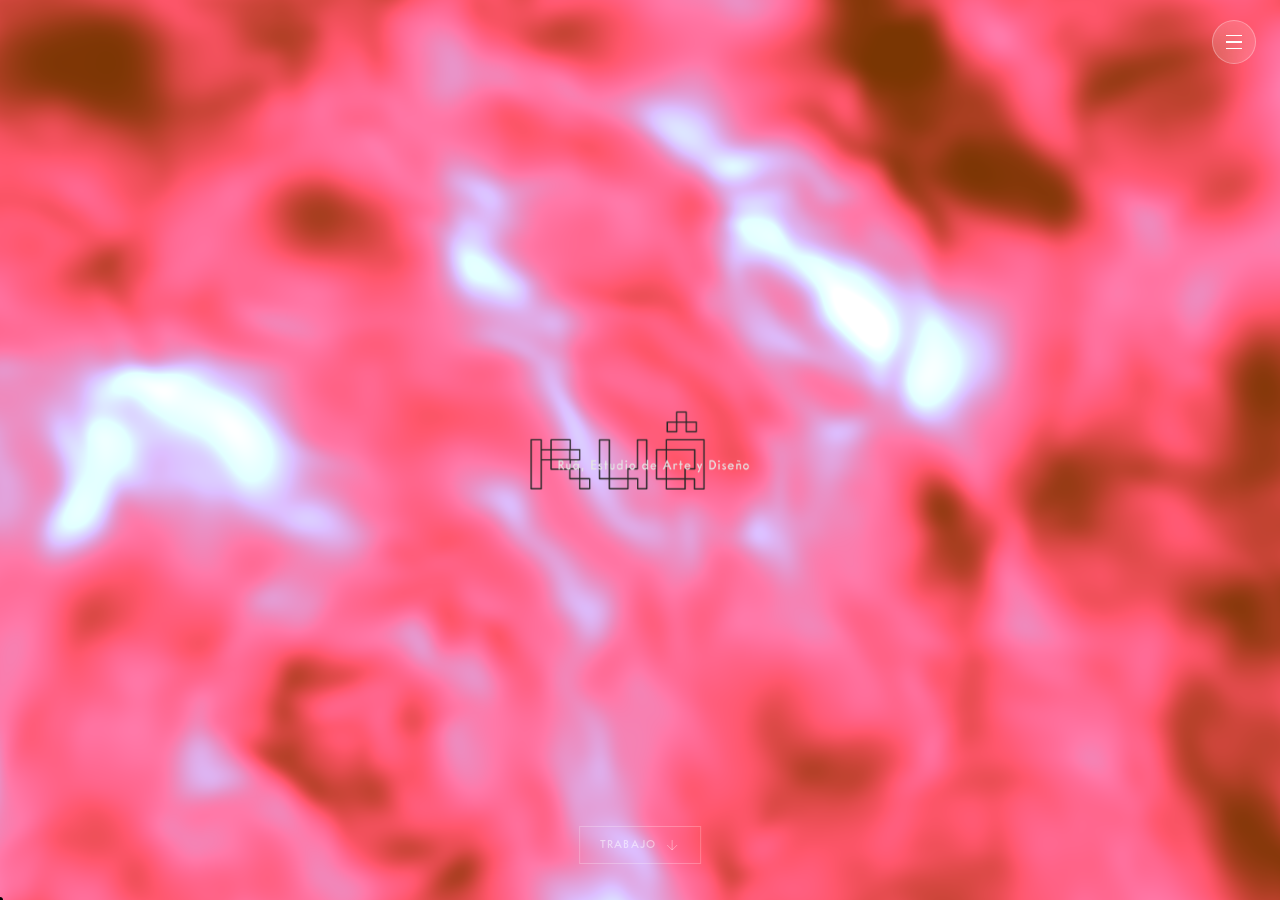
<file: index.html>
<!DOCTYPE html>
<html lang="es">
<head>
  <meta charset="UTF-8">
  <meta name="viewport" content="width=device-width, initial-scale=1.0">
  <meta name="description" content="Ruâ — Estudio independiente de arte y diseño. Ciudad de México.">
  <meta property="og:title" content="Ruâ — Estudio de Arte y Diseño">
  <meta property="og:description" content="Sistemas visuales coherentes, adaptables y conceptualmente sólidos.">
  <meta property="og:url" content="https://rua.studio">
  <meta property="og:image" content="https://rua.studio/img/a_sight-plus-sound.png">
  <title>Ruâ — Estudio de Arte y Diseño</title>
  <link rel="stylesheet" href="style.css">
  <link rel="icon" type="image/png" sizes="32x32" href="img/favicon-32x32.png">
</head>

<body>

  <div class="landing site-blur" id="landing">
    <canvas id="shader-canvas"></canvas>
    <div class="landing-content">
      <img src="img/rua_logo.png" alt="Ruâ" class="landing-logo">
      <!--<p class="landing-sub">Estudio de Arte y Diseño</p>-->
    </div>
    <button class="landing-scroll" id="landing-scroll">
      <span>trabajo</span>
      <svg width="16" height="16" viewBox="0 0 16 16" fill="none">
        <path d="M8 3v10M3 8l5 5 5-5" stroke="currentColor" stroke-width="0.75"/>
      </svg>
    </button>
  </div>

  <div class="menu-overlay" id="menu-overlay">
<button class="menu-close" id="menu-close" aria-label="Cerrar menú">✕</button>
    <nav class="menu-nav">
      <a href="#projects">Trabajo</a>
      <a href="#about">Estudio</a>
    </nav>
    <div class="menu-meta">
      <p>Rodrigo Ramírez Velasco</p>
      <p>rua.lab.mx@gmail.com</p>
      <p>Ciudad de México</p>
    </div>
  </div>

  <div class="layout site-blur" id="layout">
    <div class="col-left" id="col-left">

      <div class="col-header"> 

        <a href="#" id="logo-home">
          <img src="img/rua_logo2.png" alt="Ruâ" class="header-logo-img">
        </a>
      </div>

      <div id="projects">

        <div class="project-entry" data-project="sight-sound">
          <div class="entry-content">
            <span class="entry-index">01</span>
            <h2 class="entry-title">SIGHT + SOUND</h2>
            <p class="entry-client">Festival International d'art Numérique<br>Eastern Bloc — Montréal, 2024</p>
            <p class="entry-desc">Identidad visual y sistema gráfico para la 12ª edición. Diseño generativo que se adapta a todos los formatos: campaña, web, motion, merch, señalética.</p>
            <ul class="entry-tags">
              <li>Identidad Visual</li><li>Diseño Generativo</li>
              <li>Dirección de Arte</li><li>Front-end</li>
            </ul>
          </div>
        </div>

        <div class="project-entry" data-project="jazzuv-festival">
          <div class="entry-content">
            <span class="entry-index">02</span>
            <h2 class="entry-title">10° Festival Internacional JazzUV</h2>
            <p class="entry-client">Universidad Veracruzana — Xalapa, 2024</p>
            <p class="entry-desc">Sistema de identidad para el festival de jazz de la UV. Ilustración digital y diseño generativo para carteles, boletos, motion graphics y señalética.</p>
            <ul class="entry-tags">
              <li>Identidad Visual</li><li>Ilustración</li><li>Motion Graphics</li>
            </ul>
          </div>
        </div>

        <div class="project-entry" data-project="milieux">
          <div class="entry-content">
            <span class="entry-index">03</span>
            <h2 class="entry-title">Milieux Institute</h2>
            <p class="entry-client">Concordia University — Montréal, 2020</p>
            <p class="entry-desc">Reporte anual 2019–2020, impreso y web. Concepto gráfico inspirado en la Bauhaus con visualizaciones de datos generativas. Dirección editorial y desarrollo front-end.</p>
            <ul class="entry-tags">
              <li>Diseño Editorial</li><li>Front-end</li><li>Visualización de Datos</li>
            </ul>
          </div>
        </div>

        <div class="project-entry" data-project="jazzuv-centro">
          <div class="entry-content">
            <span class="entry-index">04</span>
            <h2 class="entry-title">Centro de Estudios <br> de Jazz</h2>
            <p class="entry-client">JazzUV, Universidad Veracruzana — Xalapa, 2024</p>
            <p class="entry-desc">Sistema de identidad institucional. Sistema visual flexible para comunicación digital y física.</p>
            <ul class="entry-tags">
              <li>Identidad Visual</li><li>Diseño Generativo</li><li>Dirección de Arte</li>
            </ul>
          </div>
        </div>

        <div class="project-entry" data-project="moodlemoot">
  <div class="entry-content">
    <span class="entry-index">05</span>
    <h2 class="entry-title">MoodleMoot <br> Costa Rica 2026</h2>
    <p class="entry-client">Emprove — Universidad Nacional, Costa Rica, 2026</p>
    <p class="entry-desc">Identidad visual para el encuentro de la comunidad Moodle. El sistema gráfico reinterpreta los patrones de la carreta costarricense como analogía del aprendizaje en red: simétrico, vibrante y en expansión.</p>
    <ul class="entry-tags">
      <li>Identidad Visual</li><li>Desarrollo Web</li><li>Dirección de Arte</li>
    </ul>
  </div>
</div>


        <div class="project-entry" data-project="metaritmos">
  <div class="entry-content">
    <span class="entry-index">06</span>
    <h2 class="entry-title">Metaritmos 2026</h2>
    <p class="entry-client">Metaritmos</p>
    <p class="entry-desc">Identidad visual para el ciclo de música visual Metaritmos. El sistema gráfico nace de un shader GLSL propio, capturado y llevado a cartel: la misma lógica generativa que define la música y las visuales en vivo del ciclo, iterada en tres sedes.</p>
    <ul class="entry-tags">
      <li>Identidad Visual</li><li>Arte Generativo</li><li>Poster Design</li>
    </ul>
  </div>
</div>


        <div class="project-entry" data-project="jid_25">
  <div class="entry-content">
    <span class="entry-index">07</span>
    <h2 class="entry-title">Jazz Is Dead x Marcos Valle ~ CDMX</h2>
    <p class="entry-client">Jazz Is Dead</p>
    <p class="entry-desc">Cartel – Jazz Is Dead x Marcos Valle. Ilustración análoga/digital llevada a animación: trama de rayos y medios tonos que condensa, en una sola imagen, la estética psicodélica y la esencia del ciclo.</p>
    <ul class="entry-tags">
      <li>Ilustración</li><li>Poster Design</li><li>Identidad Visual</li>
    </ul>
  </div>
</div>


        <div class="project-entry about-entry" data-project="about" id="about">
          <div class="entry-content">
            <span class="entry-index">—</span>
            <h2 class="entry-title">Estudio</h2>

            <p class="entry-desc">Ruâ es el estudio de Rodrigo Ramírez Velasco, diseñador y desarrollador front-end basado en la Ciudad de México.</p> 

            <p>El trabajo del estudio se especializa en identidad visual y sistemas visuales. Trabajando con instituciones culturales, festivales y proyectos que necesitan sistemas visuales coherentes, adaptables y conceptualmente sólidos.</p>
            <p class="entry-desc">Mi práctica cruza el diseño gráfico y la dirección creativa con el desarrollo front-end y, en algunos proyectos, con el arte generativo.</p>

            <div id="contact">
              <a href="mailto:rua.lab.mx@gmail.com" class="contact-link">rua.lab.mx@gmail.com ↗</a>
            </div>
          </div>
        </div>

      </div>

      <div class="progress-bar">
        <div class="progress-fill" id="progress-fill"></div>
      </div>

    </div>

    <div class="col-right" id="col-right">
      <div class="image-panel active" data-panel="sight-sound">
        <img class="img-fill" src="img/a_sight-plus-sound.png" alt="SIGHT + SOUND">
      </div>
      <div class="image-panel" data-panel="jazzuv-festival">
      <img class="img-fill" src="img/b_festival-internacional-uv.png" alt="Festival Internacional JazzUV">
      </div>
<div class="image-panel" data-panel="milieux">
  <img class="img-fill" src="img/c_milieux-2019-2020.png" alt="Milieux Institute">
</div>
<div class="image-panel" data-panel="jazzuv-centro">
  <img class="img-fill" src="img/d_jazzuv-identidad.png" alt="Centro de Estudios de Jazz">
</div>
      <div class="image-panel" data-panel="moodlemoot">
  <img class="img-fill" src="img/e_moodlemoot26.png" alt="Moodle Moot Costa Rica 2026">
      </div>
            <div class="image-panel" data-panel="metaritmos">
  <img class="img-fill" src="img/f_metaritmos26.png" alt="Metaritmos 2026">
      </div>
            <div class="image-panel" data-panel="jid_25">
  <img class="img-fill" src="img/g_marcos-valle.png" alt="Jazz Is Dead 2025">
      </div>
      <div class="image-panel" data-panel="about">
  <img class="img-fill" src="img/1-a_rua.png" alt="Ruâ">
      </div>
    </div>

  </div>

  <button class="menu-trigger" id="menu-trigger" aria-label="Abrir menú">
    <span></span><span></span><span></span>
  </button>

  <script src="shader.js"></script>
  <script src="main.js"></script>
</body>
</html>
</file>
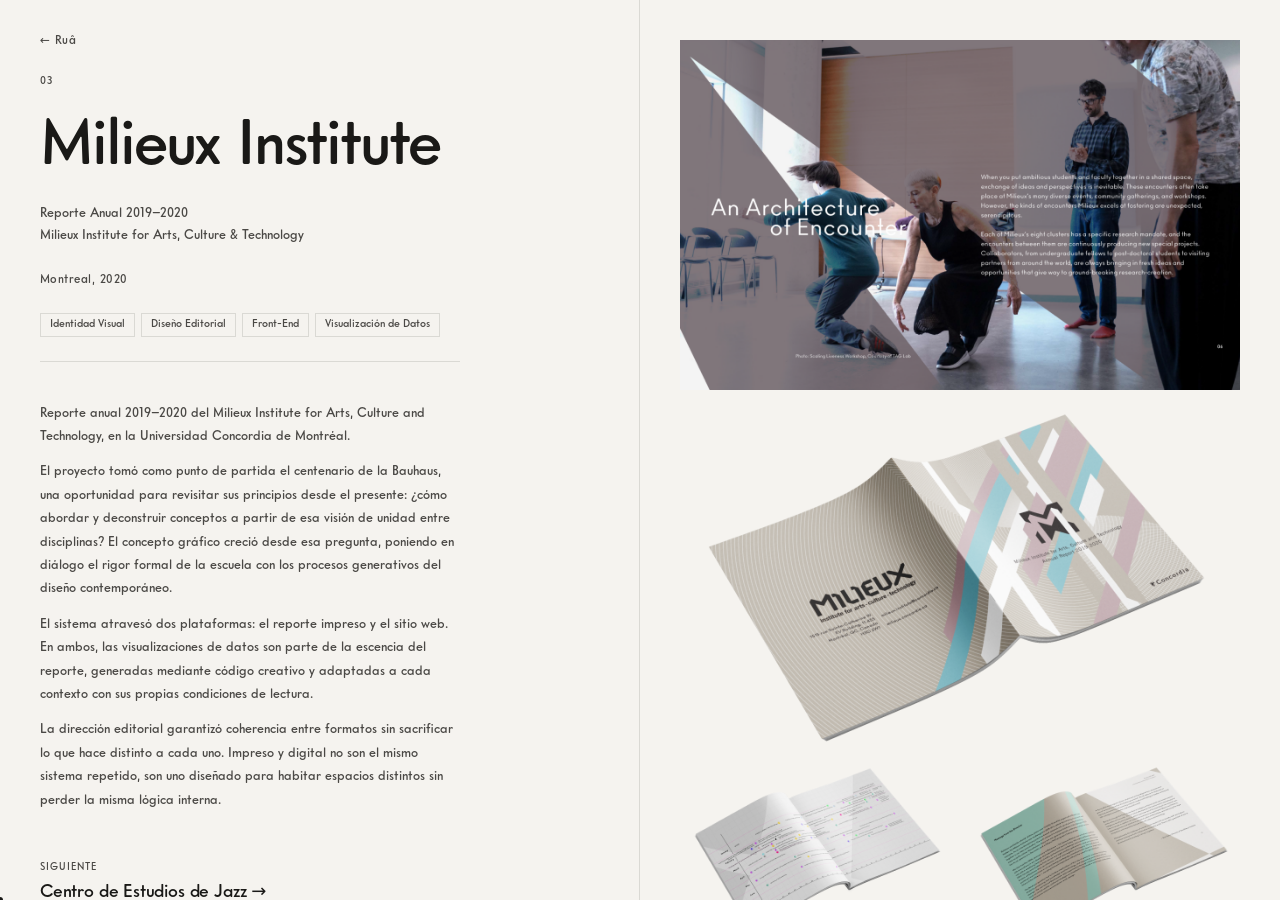
<file: projects/milieux-annual-report-20.html>
<!DOCTYPE html>
<html lang="es">
<head>
  <meta charset="UTF-8">
  <meta name="viewport" content="width=device-width, initial-scale=1.0">
  <title>Ruâ – Milieux Institute, Reporte Anual 2019–2020</title>
  <link rel="stylesheet" href="../style.css">
  <link rel="stylesheet" href="../project.css">
  <link rel="icon" type="image/png" sizes="32x32" href="../img/favicon-32x32.png">
</head>
<body class="project-page">

  <div class="proj-layout">

    <!-- COLUMNA IZQUIERDA: fija -->
    <div class="proj-left">

<a href="../index.html#milieux" class="proj-back">← Ruâ</a>

      <div class="proj-left-content">
        <p class="proj-num">03</p>
        <h1 class="proj-title">Milieux Institute</h1>
        <p class="proj-client">Reporte Anual 2019–2020 <br>Milieux Institute for Arts, Culture & Technology</p>
        <p class="proj-year">Montreal, 2020</p>

        <div class="proj-tags">

          <span>Identidad Visual</span>
          <span>Diseño Editorial</span>
          <span>Front-End</span>
          <span>Visualización de Datos</span>

        </div>

        <div class="proj-desc">
<br>
          <p>Reporte anual 2019–2020 del Milieux Institute for Arts, Culture and Technology, en la Universidad Concordia de Montréal.</p>

          <p>El proyecto tomó como punto de partida el centenario de la Bauhaus, una oportunidad para revisitar sus principios desde el presente: ¿cómo abordar y deconstruir conceptos a partir de esa visión de unidad entre disciplinas? El concepto gráfico creció desde esa pregunta, poniendo en diálogo el rigor formal de la escuela con los procesos generativos del diseño contemporáneo.</p>

          <p>El sistema atravesó dos plataformas: el reporte impreso y el sitio web. En ambos, las visualizaciones de datos son parte de la escencia del reporte, generadas mediante código creativo y adaptadas a cada contexto con sus propias condiciones de lectura.</p>

          <p>La dirección editorial garantizó coherencia entre formatos sin sacrificar lo que hace distinto a cada uno. Impreso y digital no son el mismo sistema repetido, son uno diseñado para habitar espacios distintos sin perder la misma lógica interna.</p>
        </div>
      </div>

      <nav class="proj-next">
        <a href="centro-de-estudios-de-jazz.html">
          <span class="proj-next-label">Siguiente</span>
          <span class="proj-next-title">Centro de Estudios de Jazz →</span>
        </a>
      </nav>

    </div>

    <!-- COLUMNA DERECHA: scrolleable -->
    <div class="proj-right">


      <!-- Agrega más imágenes aquí cuando las tengas -->
      <!-- Opciones de clase:
           proj-img--full    → ancho completo
           proj-img--half    → mitad de ancho (van de a dos)
           proj-img--tall    → portrait / vertical
      -->


            <div class="proj-img proj-img--full">
        <img src="../img/assets/1-e_milieux.png" alt="FIJazzUV 2024">
      </div>


      <div class="proj-img proj-img--full">
        <img src="../img/assets/1-f_milieux.png" alt="FIJazzUV 2024">
      </div>

      <div class="proj-imgs-row">
        <div class="proj-img proj-img--half">
        <img src="../img/assets/1-c_milieux.png" alt="FIJazzUV 2024">
        </div>

        <div class="proj-img proj-img--half">
        <img src="../img/assets/1-d_milieux.png" alt="FIJazzUV 2024">
      </div>    </div>

      <div class="proj-img proj-img--full">
        <img src="../img/assets/1-g_milieux.png" alt="FIJazzUV 2024">
      </div>

      <div class="proj-img proj-img--full">
        <img src="../img/assets/1-a_milieux.png" alt="FIJazzUV 2024">
      </div>

      <div class="proj-img proj-img--full">
        <img src="../img/c_milieux-2019-2020.png" alt="FIJazzUV 2024">
      </div>

      <div class="proj-imgs-row">
        <div class="proj-img proj-img--half">
        </div>
        <div class="proj-img proj-img--half">
        </div>
      </div>

    </div>

  </div>

  <script src="../project.js"></script>
</body>
</html>
</file>
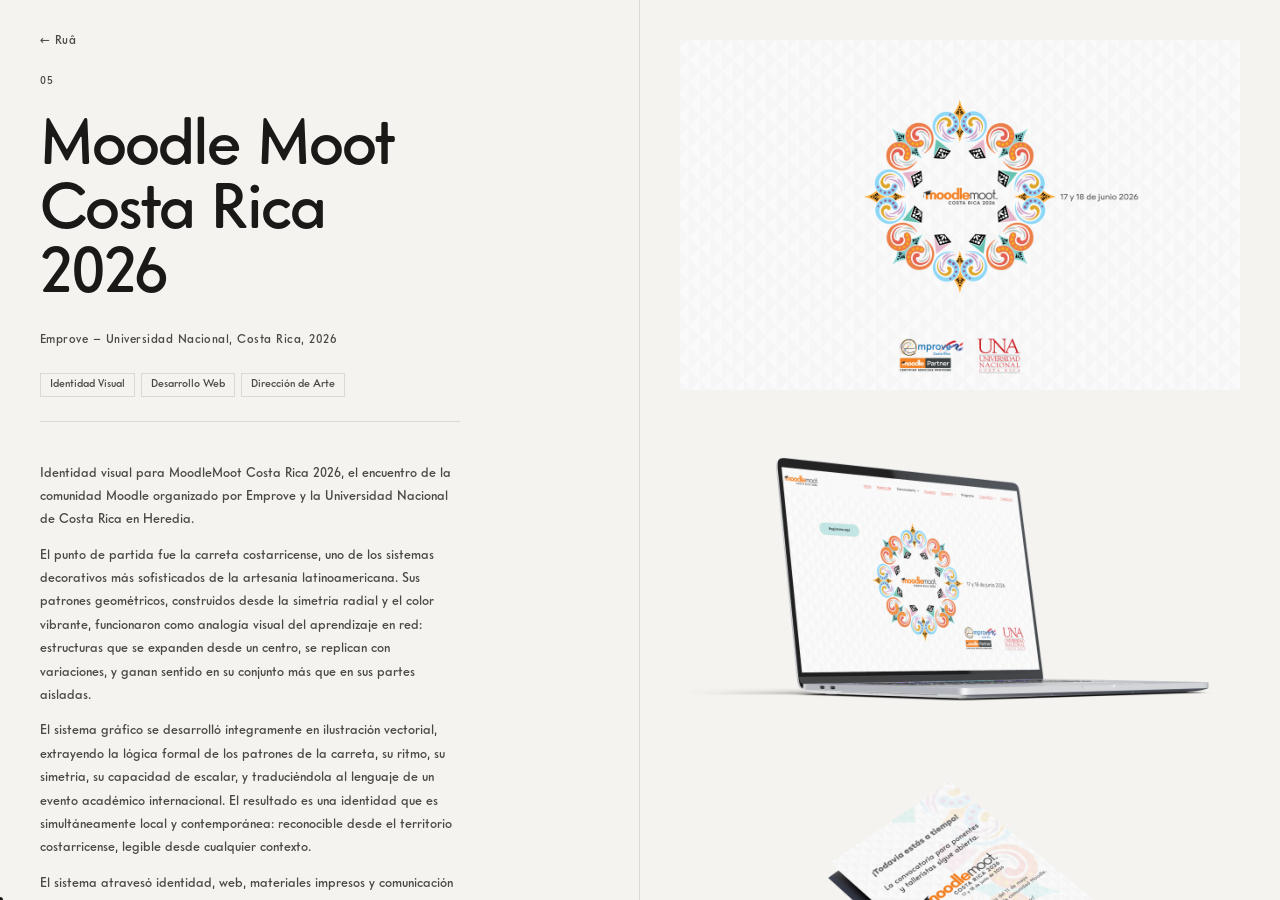
<file: projects/moodlemoot-cr-26.html>
<!DOCTYPE html>
<html lang="es">
<head>
  <meta charset="UTF-8">
  <meta name="viewport" content="width=device-width, initial-scale=1.0">
  <title>Ruâ – Identidad, Centro de Estudios de Jazz</title>
  <link rel="stylesheet" href="../style.css">
  <link rel="stylesheet" href="../project.css">
  <link rel="icon" type="image/png" sizes="32x32" href="../img/favicon-32x32.png">
</head>
<body class="project-page">

  <div class="proj-layout">

    <!-- COLUMNA IZQUIERDA: fija -->
    <div class="proj-left">

<a href="../index.html#moodlemoot" class="proj-back">← Ruâ</a>

      <div class="proj-left-content">
        <p class="proj-num">05</p>
        <h1 class="proj-title">Moodle Moot Costa Rica 2026</h1>
        <p class="proj-year">Emprove – Universidad Nacional, Costa Rica, 2026</p>

        <div class="proj-tags">

          <span>Identidad Visual</span>
          <span>Desarrollo Web</span>
          <span>Dirección de Arte</span>

        </div>

        <div class="proj-desc">
<br>
          <p>Identidad visual para MoodleMoot Costa Rica 2026, el encuentro de la comunidad Moodle organizado por Emprove y la Universidad Nacional de Costa Rica en Heredia.</p>

          <p>El punto de partida fue la carreta costarricense, uno de los sistemas decorativos más sofisticados de la artesanía latinoamericana. Sus patrones geométricos, construidos desde la simetría radial y el color vibrante, funcionaron como analogía visual del aprendizaje en red: estructuras que se expanden desde un centro, se replican con variaciones, y ganan sentido en su conjunto más que en sus partes aisladas.</p>

          <p>El sistema gráfico se desarrolló íntegramente en ilustración vectorial, extrayendo la lógica formal de los patrones de la carreta, su ritmo, su simetría, su capacidad de escalar, y traduciéndola al lenguaje de un evento académico internacional. El resultado es una identidad que es simultáneamente local y contemporánea: reconocible desde el territorio costarricense, legible desde cualquier contexto.</p>

          <p>El sistema atravesó identidad, web, materiales impresos y comunicación digital. Cada aplicación mantuvo la misma lógica de expansión radial que define al sistema, una forma que crece sin perder su centro.</p>
        </div>
      </div>

      <nav class="proj-next">
        <a href="metaritmos_26.html">
          <span class="proj-next-label">Siguiente</span>
          <span class="proj-next-title">Metaritmos →</span>
        </a>
      </nav>

    </div>

    <!-- COLUMNA DERECHA: scrolleable -->
    <div class="proj-right">


      <!-- Agrega más imágenes aquí cuando las tengas -->
      <!-- Opciones de clase:
           proj-img--full    → ancho completo
           proj-img--half    → mitad de ancho (van de a dos)
           proj-img--tall    → portrait / vertical
      -->



            <div class="proj-img proj-img--full">
        <img src="../img/e_moodlemoot26.png" alt="FIJazzUV 2024">
      </div>

                  <div class="proj-img proj-img--full">
        <img src="../img/assets/1-a_moot.png" alt="FIJazzUV 2024">
      </div>

                <div class="proj-img proj-img--full">
        <img src="../img/assets/1-d_moot.png" alt="FIJazzUV 2024">
      </div>

            <div class="proj-img proj-img--full">
        <img src="../img/assets/1-c_moot.png" alt="FIJazzUV 2024">
      </div>

      <div class="proj-img proj-img--full">
        <img src="../img/assets/1-b_moot.png" alt="FIJazzUV 2024">
      </div>

      <div class="proj-imgs-row">
        <div class="proj-img proj-img--half">
        </div>
        <div class="proj-img proj-img--half">
        </div>
      </div>

    </div>

  </div>

  <script src="../project.js"></script>
</body>
</html>
</file>
<file: style.css>
@font-face {
  font-family: 'Intervogue';
  src: url('data/intervogue-soft-medium 2.otf') format('opentype');
  font-weight: normal;
  font-style: normal;
}

*, *::before, *::after { margin: 0; padding: 0; box-sizing: border-box; }

:root {
  --bg:     #F5F3EF;
  --ink:    #000000;
  --muted:  #1A1917;
  --border: rgba(26,25,23,0.12);
  --font:   'Intervogue', system-ui, sans-serif;
}

html, body {
  height: 100%; width: 100%;
  margin: 0; padding: 0;
  overflow: hidden;
  background: #0F0805;
  color: var(--ink);
  font-family: var(--font);
  font-size: 13px;
  font-weight: 300;
  line-height: 1.5;
  -webkit-font-smoothing: antialiased;
  cursor: none;
}

/*_*/

a { color: inherit; text-decoration: none; }
button { font-family: var(--font); cursor: none; }

/* ── CURSOR ──────────────────────────────────────────── */
html, body { cursor: none; }
a, button { cursor: none; }

.cursor {
  position: fixed;
  width: 6px; height: 6px;
  background: #000;
  border-radius: 50%;
  pointer-events: none;
  z-index: 9999;
  transform: translate(-50%, -50%);
  transition: width 0.2s, height 0.2s;
}
.cursor.expanded {
  width: 12px; height: 12px;
  background: #000;
}

/* ── LANDING ─────────────────────────────────────────── */
.landing {
  position: fixed; inset: 0; z-index: 200;
  display: flex; flex-direction: column;
  align-items: center; justify-content: center;
  transition: opacity 0.8s ease, visibility 0.8s ease;
}
.landing.hidden { opacity: 0; visibility: hidden; pointer-events: none; }

#shader-canvas {
  position: absolute; top: 0; left: 0;
  width: 100% !important; height: 100% !important;
  display: block;
}

.landing-content {
  position: relative; z-index: 2;
  text-align: center;
  display: flex; flex-direction: column;
  align-items: center; gap: 16px;
}
.landing-logo { width: clamp(120px, 20vw, 220px); height: auto; }
.landing-sub {
  font-size: 12px; color: rgba(255,255,255,0.4);
  letter-spacing: 0.12em; text-transform: uppercase;
}
.landing-scroll {
  position: absolute; bottom: 36px;
  left: 50%; transform: translateX(-50%);
  background: none;
  border: 0.5px solid rgba(255,255,255,0.25);
  color: rgba(255,255,255,0.5);
  font-size: 11px; letter-spacing: 0.1em;
  text-transform: uppercase;
  padding: 10px 20px;
  display: flex; align-items: center; gap: 8px;
  z-index: 2;
  transition: color 0.2s, border-color 0.2s;
}
.landing-scroll:hover {
  color: rgba(255,255,255,0.9);
  border-color: rgba(255,255,255,0.6);
}

/* ── SITE-BLUR ───────────────────────────────────────── */
.site-blur { transition: transform 0.5s ease; }
body.menu-open .site-blur {
  transform: scale(1.02);
  pointer-events: none;
}

/* ── MENÚ TRIGGER ────────────────────────────────────── */
.menu-trigger {
  position: fixed;
  top: 20px; right: 24px;
  z-index: 400;
  width: 44px; height: 44px;
  border-radius: 50%;
  background: rgba(255,255,255,0.15);
  border: 1px solid rgba(255,255,255,0.3);
  backdrop-filter: blur(8px);
  -webkit-backdrop-filter: blur(8px);
  display: flex; flex-direction: column;
  align-items: center; justify-content: center;
  gap: 5px; padding: 0;
  transition: background 0.25s, border-color 0.25s;
}
.menu-trigger:hover {
  background: rgba(255,255,255,0.9);
  border-color: rgba(255,255,255,0.9);
}
.menu-trigger span {
  display: block;
  width: 16px; height: 1.5px;
  background: #fff;
  transform-origin: center;
  transition: background 0.25s, transform 0.3s, opacity 0.3s;
}
.menu-trigger:hover span { background: var(--ink); }

body.menu-open .menu-trigger {
  background: rgba(26,25,23,0.08);
  border-color: rgba(26,25,23,0.15);
}
body.menu-open .menu-trigger span { background: var(--ink); }
body.menu-open .menu-trigger:hover { background: rgba(26,25,23,0.15); }

body.menu-open .menu-trigger span:nth-child(1) {
  transform: translateY(6.5px) rotate(45deg);
}
body.menu-open .menu-trigger span:nth-child(2) {
  opacity: 0; transform: scaleX(0);
}
body.menu-open .menu-trigger span:nth-child(3) {
  transform: translateY(-6.5px) rotate(-45deg);
}

/* ── MENÚ OVERLAY ────────────────────────────────────── */
.menu-overlay {
  position: fixed;
  top: 12px; right: 12px;
  left: auto; width: 360px;
  max-width: calc(100vw - 24px);
  max-height: calc(100vh - 24px);
  overflow-y: auto;
  background: #F7F6F3;
  z-index: 450;
  padding: 72px 32px 36px;
  display: flex; flex-direction: column;
  border-radius: 16px;
  box-shadow: 0 8px 48px rgba(0,0,0,0.18);
  transform: translateY(-8px) scale(0.97);
  transform-origin: top right;
  opacity: 0;
  pointer-events: none;
  scrollbar-width: none;
  transition: transform 0.35s cubic-bezier(0.32, 0.72, 0, 1),
              opacity   0.28s cubic-bezier(0.32, 0.72, 0, 1);
}
.menu-overlay::-webkit-scrollbar { width: 0; }
.menu-overlay.open {
  transform: translateY(0) scale(1);
  opacity: 1;
  pointer-events: auto;
}
.menu-close { display: none; }

.menu-nav { display: flex; flex-direction: column; flex: 1; }
.menu-nav a {
  font-size: clamp(28px, 3.5vw, 42px);
  font-weight: 300; line-height: 1.25;
  letter-spacing: -0.02em; color: var(--ink);
  border-bottom: 0.5px solid var(--border);
  padding: 20px 0;
  display: block;
  transition: color 0.15s;
}
.menu-nav a:hover { color: var(--muted); }

.menu-meta { display: flex; flex-direction: column; gap: 4px; padding-top: 24px; }
.menu-meta p { font-size: 12px; color: var(--muted); }

/* ── LAYOUT — DESKTOP ────────────────────────────────── */
.layout {
  position: relative; height: 100vh; width: 100%;
  opacity: 0; transition: opacity 0.6s ease;
}
.layout.visible { opacity: 1; }

.col-right {
  position: absolute; inset: 0;
  overflow: hidden; z-index: 1;
}
.image-panel {
  position: absolute; inset: 0;
  opacity: 0; transition: opacity 0.6s ease;
  pointer-events: none;
}
.image-panel.active {
  opacity: 1;
  pointer-events: auto;
}
.img-fill {
  position: absolute; inset: 0;
  width: 100%; height: 100%; object-fit: cover;
}

.col-left {
  position: absolute; top: 0; left: 0; bottom: 0;
  width: 420px; height: 100%;
  overflow-y: scroll; z-index: 10;
  scrollbar-width: none; -ms-overflow-style: none;
}
.col-left::-webkit-scrollbar { width: 0; }

.col-header {
  position: sticky; top: 0; z-index: 20;
  display: flex; align-items: center;
  padding: 20px 28px;
}
.header-logo-img { height: 33px; width: auto; }

.project-entry {
  height: 100vh;
  display: flex; align-items: flex-end;
  padding: 0 24px 40px 24px;
  position: relative;
}
.about-entry { min-height: 100vh; height: auto; }

.entry-content {
  width: 100%;
  background: rgba(255,255,255,0.45);
  backdrop-filter: blur(10px) saturate(2.0);
  -webkit-backdrop-filter: blur(20px) saturate(1.4);
  padding: 28px 28px 24px;
  border-radius: 12px;
  display: flex; flex-direction: column; gap: 14px;
  box-shadow: 0 8px 40px rgba(0,0,0,0.12);
  opacity: 0.5; filter: blur(1.5px);
  transform: translateY(8px);
  transition: opacity 0.4s ease, transform 0.4s ease, filter 0.4s ease;
  cursor: pointer;
}
.project-entry.active .entry-content {
  opacity: 1; filter: blur(0px); transform: translateY(0);
}

.entry-index { font-size: 11px; color: var(--muted); letter-spacing: 0.08em; }
.entry-title {
  font-size: clamp(22px, 2.8vw, 32px); font-weight: 400;
  line-height: 1.1; letter-spacing: -0.02em; color: var(--ink);
}
.entry-client { font-size: 12px; color: var(--muted); line-height: 1.6; }
.entry-desc   { font-size: 13px; color: var(--muted); line-height: 1.8; }

.entry-tags { list-style: none; display: flex; flex-wrap: wrap; gap: 6px; }
.entry-tags li {
  font-size: 11px; color: var(--muted);
  border: 0.5px solid var(--border); padding: 3px 9px;
  border-radius: 2px;
}
.contact-link { font-size: 14px; font-weight: 400; color: var(--ink); transition: color 0.15s; }
.contact-link:hover { color: var(--muted); }

/* ── PROGRESS BAR ────────────────────────────────────── */
.progress-bar {
  position: fixed; left: 0; top: 0;
  width: 2px; height: 100vh; z-index: 20;
  background: rgba(255,255,255,0.1);
}
.progress-fill {
  width: 100%; height: 0%;
  background: rgba(255,255,255,0.4);
  transition: height 0.08s linear;
}

/* ── GRAIN OVERLAY ───────────────────────────────────── */
.grain-overlay {
  position: fixed; inset: 0;
  z-index: 295;
  pointer-events: none;
  opacity: 0;
  background-image: url("data:image/svg+xml,%3Csvg viewBox='0 0 256 256' xmlns='http://www.w3.org/2000/svg'%3E%3Cfilter id='noise'%3E%3CfeTurbulence type='fractalNoise' baseFrequency='0.9' numOctaves='4' stitchTiles='stitch'/%3E%3C/filter%3E%3Crect width='100%25' height='100%25' filter='url(%23noise)' opacity='0.4'/%3E%3C/svg%3E");
  background-repeat: repeat;
  background-size: 180px 180px;
  mix-blend-mode: overlay;
  animation: grain-shift 0.8s steps(3) infinite;
  transition: opacity 0.6s ease;
}
body.menu-open .grain-overlay { opacity: 1; }

@keyframes grain-shift {
  0%   { background-position: 0% 0%; }
  33%  { background-position: 40% -20%; }
  66%  { background-position: -30% 10%; }
  100% { background-position: 15% -35%; }
}

/* ── TABLET ──────────────────────────────────────────── */
@media (max-width: 1024px) {
  .col-left { width: 360px; }
  .entry-title { font-size: clamp(20px, 2.5vw, 28px); }
}

/* ── MÓVIL ───────────────────────────────────────────── */
@media (max-width: 768px) {

  html, body {
    cursor: auto;
    overflow-x: hidden;
    overflow-y: auto;
    height: auto;
    min-height: 100%;
    background: #0F0805;
  }

  .cursor { display: none; }
  button { cursor: auto; }
  a { cursor: auto; }

  /* Landing fullscreen. overflow:hidden encierra el shader
     dentro de esta sección — nunca puede escaparse a pantalla
     completa ni tapar el resto del sitio. */
  .landing {
    position: relative;
    overflow: hidden;
    height: 100vh;   /* fallback si el navegador no soporta svh */
    height: 100svh;
    min-height: -webkit-fill-available;
    /* sin transition en móvil para que no deje negro */
    transition: none;
  }

  /* El shader queda confinado al tamaño real de #landing
     (position: absolute, no fixed) para que no pueda cubrir
     otras secciones si 100svh falla en algún navegador. */
  #shader-canvas {
    position: absolute;
    inset: 0;
    width: 100% !important;
    height: 100% !important;
    z-index: 0;
  }
  .landing-content,
  .landing-scroll {
    position: relative;
    z-index: 2;
  }

  /* Layout sin fade, visible de inmediato */
  .layout {
    position: relative;
    height: auto;
    opacity: 1;
    transition: none;
    background: transparent;
  }

  /* col-right oculta — imgs van directo en cada sección */
  .col-right { display: none; }

  /* col-left full width */
  .col-left {
    position: relative;
    width: 100%;
    height: auto;
    overflow-y: visible;
    top: auto; left: auto; bottom: auto;
  }

  /* Cada sección fullscreen con imagen de fondo */
  .project-entry {
    position: relative;
    height: 100svh;
    min-height: 100svh;
    display: flex;
    flex-direction: column;
    justify-content: flex-end;
    padding: 0 16px 24px;
    overflow: hidden;
  }

  /* Imagen de fondo por sección */
  .project-entry::before {
    content: '';
    position: absolute;
    inset: 0;
    background-size: cover;
    background-position: center;
    background-repeat: no-repeat;
    z-index: 0;
  }

  .project-entry[data-project="sight-sound"]::before {
    background-image: url('img/a_sight-plus-sound.png');
  }
  .project-entry[data-project="jazzuv-festival"]::before {
    background-image: url('img/b_festival-internacional-uv.png');
  }
  .project-entry[data-project="milieux"]::before {
    background-image: url('img/c_milieux-2019-2020.png');
  }
  .project-entry[data-project="jazzuv-centro"]::before {
    background-image: url('img/d_jazzuv-identidad.png');
  }
  .project-entry[data-project="moodlemoot"]::before {
    background-image: url('img/e_moodlemoot26.png');
  }
  .project-entry[data-project="metaritmos"]::before {
    background-image: url('img/f_metaritmos26.png');
  }
  .project-entry[data-project="jid_25"]::before {
    background-image: url('img/g_marcos-valle.png');
  }
  .project-entry[data-project="about"]::before {
    background-image: url('img/1-a_rua.png');
  }

  /* about igual que las demás */
  .about-entry {
    height: 100svh;
    min-height: 100svh;
    display: flex;
    flex-direction: column;
    justify-content: flex-end;
    padding: 0 16px 24px;
    overflow: hidden;
  }

  /* Tarjeta sobre la imagen */
  .entry-content {
    position: relative;
    z-index: 2;
    opacity: 1;
    filter: none;
    transform: none;
    transition: none;
    margin-top: auto;
  }

  .about-entry .entry-content {
    position: relative;
    z-index: 2;
    opacity: 1;
    filter: none;
    transform: none;
  }

  /* Header sticky transparente */
  .col-header {
    position: sticky; top: 0; z-index: 20;
    padding: 16px;
    background: transparent;
  }
  .header-logo-img { height: 26px; }

  .progress-bar { display: none; }

  /* Menú */
  .menu-overlay {
    width: calc(100vw - 24px);
    padding: 64px 24px 32px;
  }
  .menu-nav a { font-size: clamp(28px, 8vw, 40px); }
  .menu-trigger { top: 14px; right: 16px; }
  .landing-scroll { bottom: 24px; }
}

@media (max-width: 375px) {
  .entry-title { font-size: 20px; }
  .entry-desc, .entry-client { font-size: 12px; }
}
</file>
<file: project.css>
/* project.css */

:root {
  --bg:     #F5F3EF;
  --ink:    #1A1917;
  --muted:  #4A4845;
  --border: rgba(26,25,23,0.12);
  --font:   'Intervogue', system-ui, sans-serif;
}

*, *::before, *::after { margin: 0; padding: 0; box-sizing: border-box; }

html, body {
  height: 100%;
  overflow: hidden;
  background: var(--bg);
  color: var(--ink);
  font-family: var(--font);
  font-size: 13px;
  font-weight: 300;
  line-height: 1.5;
  -webkit-font-smoothing: antialiased;
  cursor: none;
}

a { color: inherit; text-decoration: none; }

/* ── CURSOR ────────────────────────────────────────── */
.cursor {
  position: fixed;
  width: 6px; height: 6px;
  background: var(--ink);
  border-radius: 50%;
  pointer-events: none;
  z-index: 9999;
  transform: translate(-50%, -50%);
  transition: width 0.2s, height 0.2s, background 0.2s;
}

/* ── LAYOUT: dos columnas ──────────────────────────── */
.proj-layout {
  display: flex;
  height: 100vh;
  width: 100%;
}

/* ── COLUMNA IZQUIERDA: fija ───────────────────────── */
.proj-left {
  width: 50%;
  height: 100%;
  flex-shrink: 0;
  display: flex;
  flex-direction: column;
  justify-content: space-between;
  padding: 32px 48px 32px 40px;
  border-right: 0.5px solid var(--border);
  overflow-y: scroll;
}

.proj-left::-webkit-scrollbar { width: 0; }

.proj-back {
  font-size: 12px;
  color: var(--muted);
  letter-spacing: 0.04em;
  transition: color 0.15s;
  display: inline-block;
  margin-bottom: 0;
}
.proj-back:hover { color: var(--ink); }

.proj-left-content {
  display: flex;
  flex-direction: column;
  gap: 24px;
  max-width: 420px;
  padding: 24px 0;
}

.proj-num {
  font-size: 11px;
  color: var(--muted);
  letter-spacing: 0.08em;
}

.proj-title {
  font-size: clamp(42px, 5vw, 72px);
  font-weight: 400;
  line-height: 1.0;
  letter-spacing: -0.03em;
}

.proj-client {
  font-size: 13px;
  color: var(--muted);
  line-height: 1.7;
}

.proj-year {
  font-size: 12px;
  color: var(--muted);
  letter-spacing: 0.04em;
}

.proj-tags {
  display: flex;
  flex-wrap: wrap;
  gap: 6px;
}

.proj-tags span {
  font-size: 11px;
  color: var(--muted);
  border: 0.5px solid var(--border);
  padding: 3px 9px;
}

.proj-desc {
  display: flex;
  flex-direction: column;
  gap: 12px;
  padding-top: 8px;
  border-top: 0.5px solid var(--border);
}

.proj-desc p {
  font-size: 13px;
  color: var(--muted);
  line-height: 1.8;
}

/* ── SIGUIENTE PROYECTO ────────────────────────────── */

.proj-next {
  padding-top: 24px;
  padding-bottom: 8px;
}

.proj-next a {
  display: flex;
  flex-direction: column;
  gap: 4px;
  transition: opacity 0.15s;
}
.proj-next a:hover { opacity: 0.5; }

.proj-next-label {
  font-size: 10px;
  color: var(--muted);
  letter-spacing: 0.1em;
  text-transform: uppercase;
}

.proj-next-title {
  font-size: 18px;
  font-weight: 400;
  color: var(--ink);
  letter-spacing: -0.01em;
}

/* ── COLUMNA DERECHA: scrolleable ──────────────────── */
.proj-right {
  flex: 1;
  height: 100%;
  overflow-y: scroll;
  padding: 40px 40px 40px 40px;
  display: flex;
  flex-direction: column;
  gap: 12px;
}

.proj-right::-webkit-scrollbar { width: 0; }

/* ── IMÁGENES ──────────────────────────────────────── */
.proj-img img {
  width: 100%;
  height: auto;
  display: block;
}

.proj-img--full {
  width: 100%;
}

.proj-imgs-row {
  display: grid;
  grid-template-columns: 1fr 1fr;
  gap: 12px;
}

.proj-img--half {
  width: 100%;
}

.proj-img-placeholder {
  width: 100%;
  aspect-ratio: 16/10;
  background: #E2DED8;
}

.proj-img-placeholder--wide {
  aspect-ratio: 21/9;
}

/* ── RESPONSIVE ────────────────────────────────────── */
@media (max-width: 768px) {
  html, body { overflow: auto; height: auto; }
  .proj-layout { flex-direction: column; height: auto; }
  .proj-left { width: 100%; height: auto; border-right: none; border-bottom: 0.5px solid var(--border); padding: 32px 24px; }
  .proj-right { height: auto; overflow-y: visible; padding: 32px 24px; }
  .proj-title { font-size: clamp(36px, 8vw, 56px); }
}

@media (max-width: 768px) {
  .proj-header { padding: 16px 20px; }
  .proj-hero { height: 56vw; min-height: 220px; }
  .proj-hero-overlay { padding: 20px; }
  .proj-hero-title { font-size: clamp(28px, 7vw, 48px); }
  .proj-main { padding: 40px 20px 60px; gap: 40px; }
  .proj-meta-row { flex-direction: column; gap: 16px; }
  .proj-meta-item { border-right: none; border-bottom: 0.5px solid var(--border); padding: 0 0 16px; }
  .proj-meta-item:last-child { border-bottom: none; padding-left: 0; }
  .proj-body { grid-template-columns: 1fr; gap: 24px; }
  .proj-grid { grid-template-columns: 1fr; }
  .proj-img-half, .proj-img-third { grid-column: span 1; }
  .proj-process-grid { grid-template-columns: 1fr; gap: 24px; }
  .proj-nav-title { font-size: clamp(20px, 5vw, 28px); }
}
</file>
